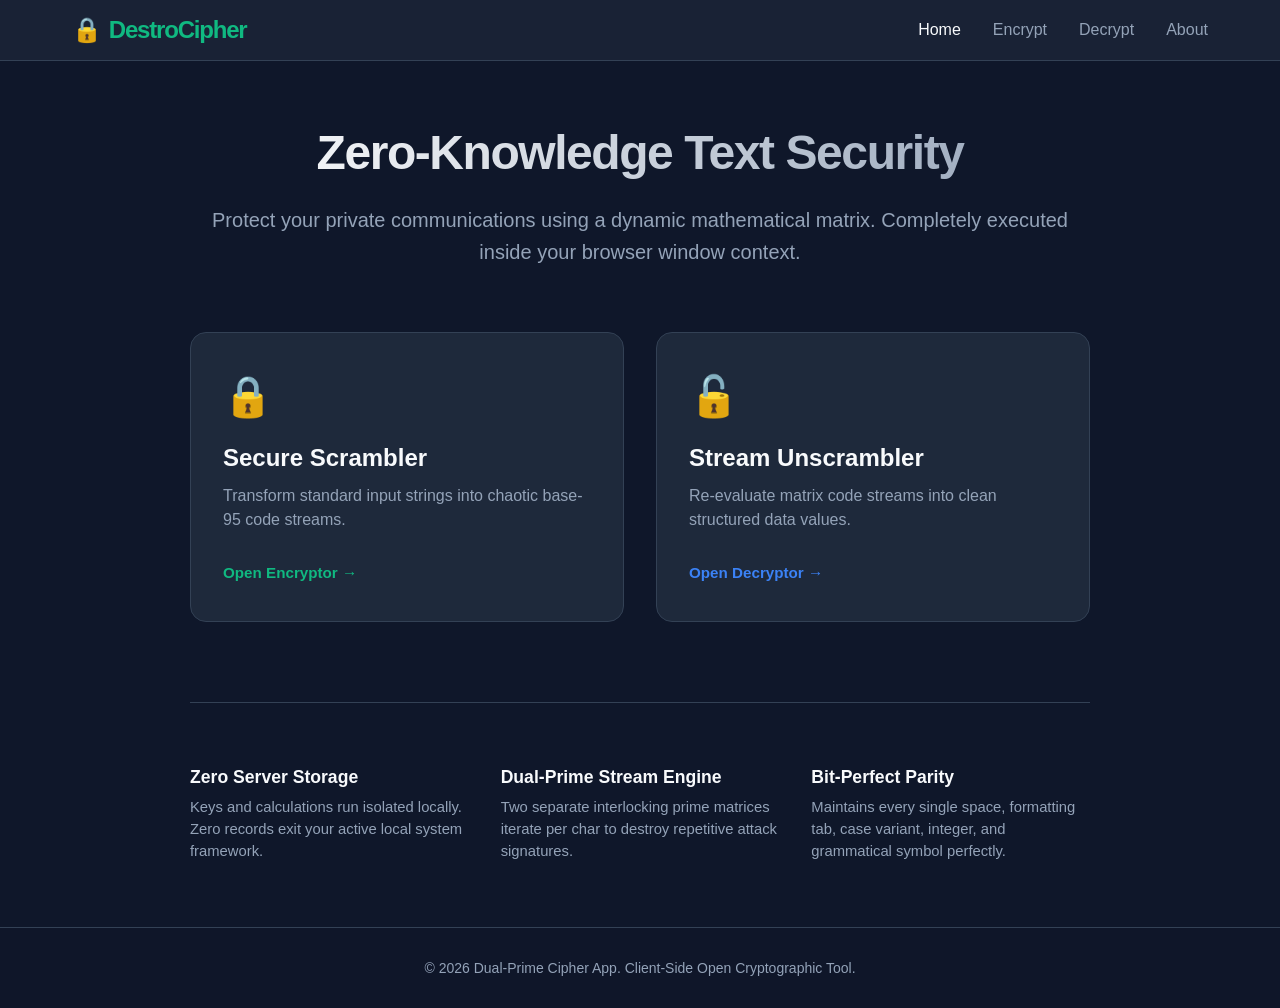
<file: index.html>
<!DOCTYPE html>
<html lang="en">
<head>
    <meta charset="UTF-8">
    <meta name="viewport" content="width=device-width, initial-scale=1.0">
    <title>DestroCipher | Dual-Prime Cipher Engine | Home</title>
    <link rel="stylesheet" href="all.css">
    <link rel="stylesheet" href="index.css">
    <link rel="icon" type="image/png" href="p.png">
</head>
<body>

    <nav class="navbar">
        <div class="nav-container">
            <a href="index.html" class="nav-logo">🔒 <span>DestroCipher</span></a>
            <ul class="nav-links">
                <li><a href="index.html" class="active">Home</a></li>
                <li><a href="encrypt.html">Encrypt</a></li>
                <li><a href="decrypt.html">Decrypt</a></li>
                <li><a href="about.html">About</a></li>
            </ul>
        </div>
    </nav>

    <main class="hero-section">
        <div class="hero-content">
            <h1 class="hero-title">Zero-Knowledge Text Security</h1>
            <p class="hero-subtitle">Protect your private communications using a dynamic mathematical matrix. Completely executed inside your browser window context.</p>
            
            <div class="portal-grid">
                <a href="encrypt.html" class="portal-card encrypt-portal">
                    <div class="portal-icon">🔒</div>
                    <h3>Secure Scrambler</h3>
                    <p>Transform standard input strings into chaotic base-95 code streams.</p>
                    <span class="portal-btn">Open Encryptor →</span>
                </a>

                <a href="decrypt.html" class="portal-card decrypt-portal">
                    <div class="portal-icon">🔓</div>
                    <h3>Stream Unscrambler</h3>
                    <p>Re-evaluate matrix code streams into clean structured data values.</p>
                    <span class="portal-btn">Open Decryptor →</span>
                </a>
            </div>

            <section class="info-grid">
                <div class="info-card">
                    <h4>Zero Server Storage</h4>
                    <p>Keys and calculations run isolated locally. Zero records exit your active local system framework.</p>
                </div>
                <div class="info-card">
                    <h4>Dual-Prime Stream Engine</h4>
                    <p>Two separate interlocking prime matrices iterate per char to destroy repetitive attack signatures.</p>
                </div>
                <div class="info-card">
                    <h4>Bit-Perfect Parity</h4>
                    <p>Maintains every single space, formatting tab, case variant, integer, and grammatical symbol perfectly.</p>
                </div>
            </section>
        </div>
    </main>

    <footer>
        <p>&copy; 2026 Dual-Prime Cipher App. Client-Side Open Cryptographic Tool.</p>
    </footer>

    <script src="index.js"></script>
</body>
</html>
</file>
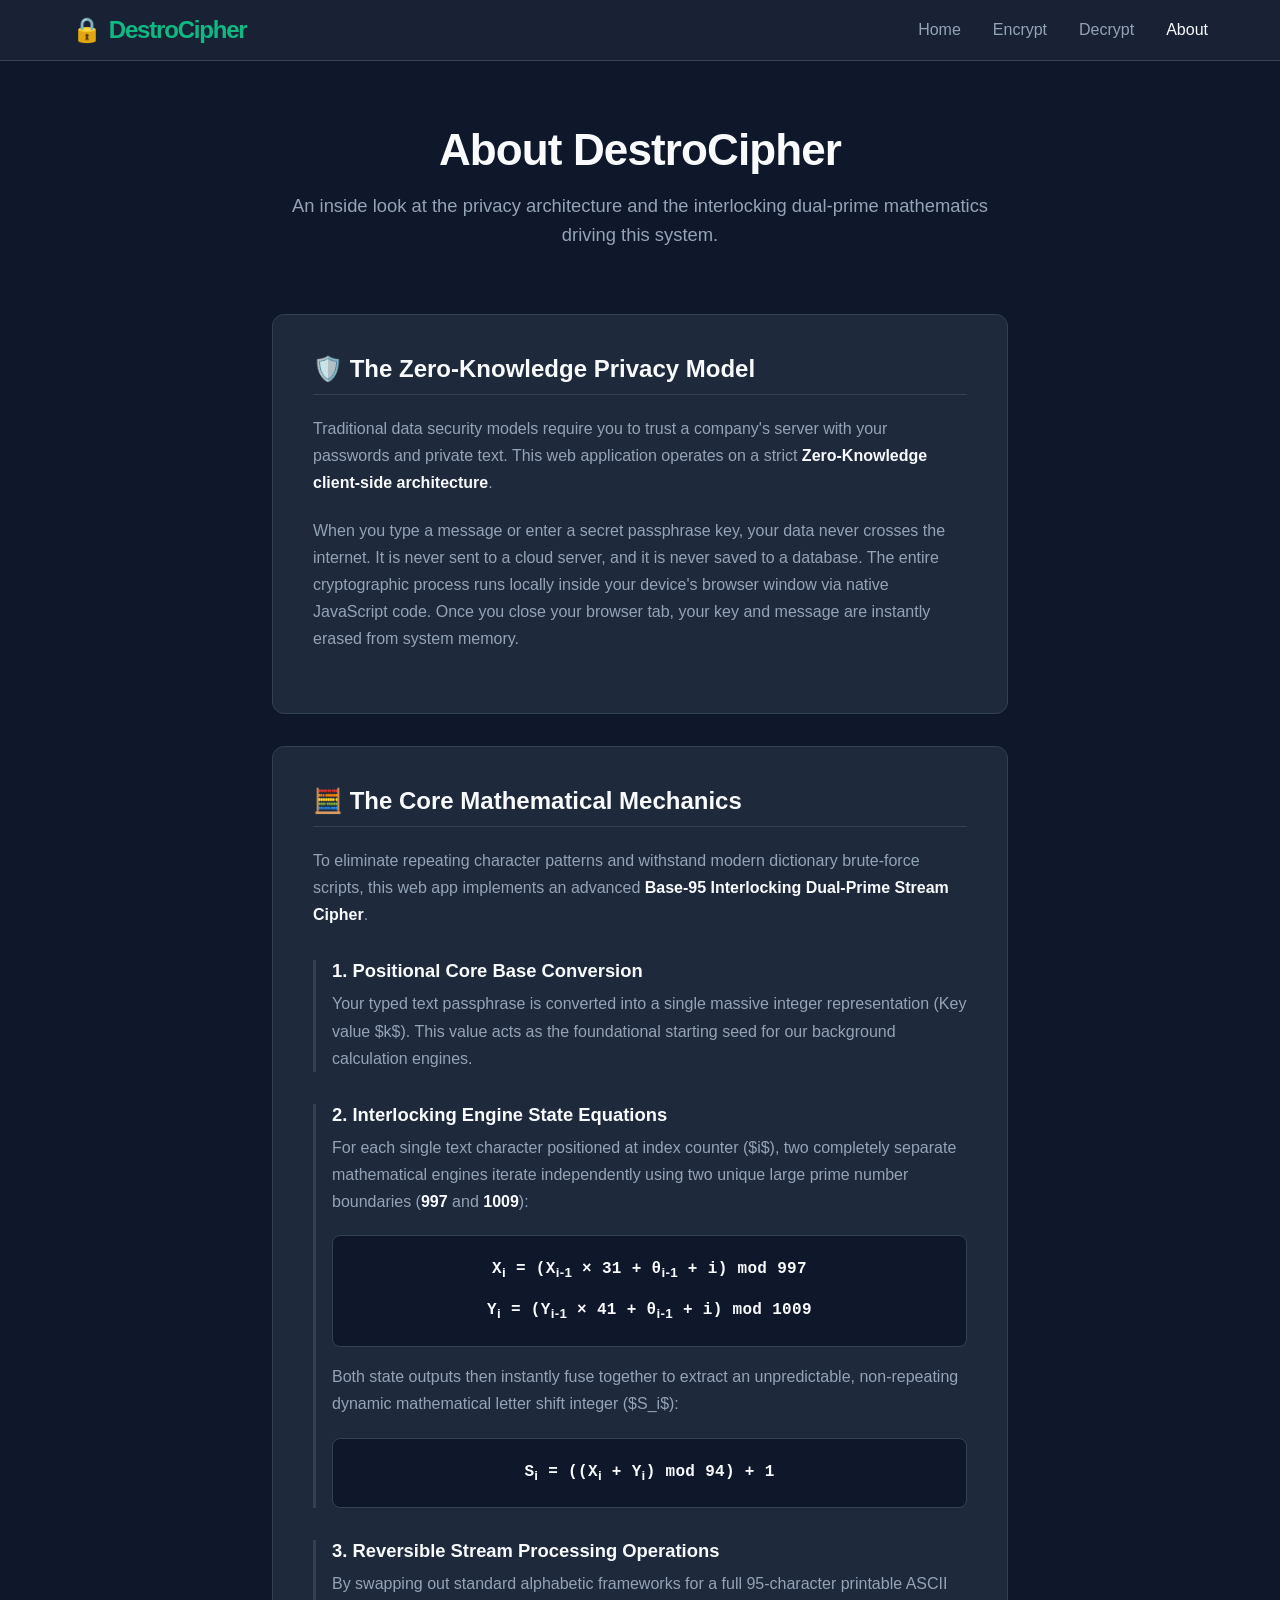
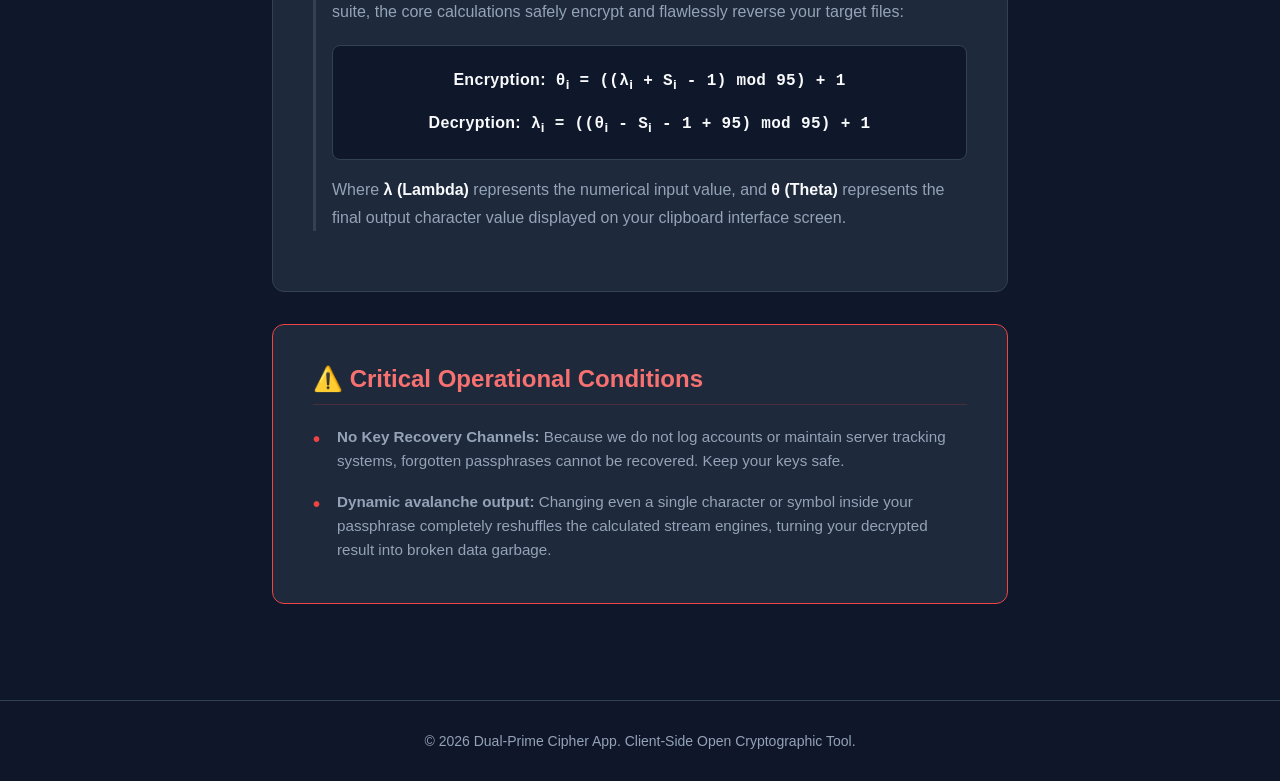
<file: about.html>
<!DOCTYPE html>
<html lang="en">
<head>
    <meta charset="UTF-8">
    <meta name="viewport" content="width=device-width, initial-scale=1.0">
    <title>DestroCipher | Dual-Prime Cipher Engine | About the Math</title>
    <link rel="stylesheet" href="all.css">
    <link rel="stylesheet" href="about.css">
    <link rel="icon" type="image/png" href="p.png">
</head>
<body>

    <nav class="navbar">
        <div class="nav-container">
            <a href="index.html" class="nav-logo">🔒 <span>DestroCipher</span></a>
            <ul class="nav-links">
                <li><a href="index.html">Home</a></li>
                <li><a href="encrypt.html">Encrypt</a></li>
                <li><a href="decrypt.html">Decrypt</a></li>
                <li><a href="about.html" class="active">About</a></li>
            </ul>
        </div>
    </nav>

    <main class="about-container">
        <header class="about-header">
            <h1>About DestroCipher</h1>
            <p class="lead">An inside look at the privacy architecture and the interlocking dual-prime mathematics driving this system.</p>
        </header>

        <section class="doc-section">
            <h2>🛡️ The Zero-Knowledge Privacy Model</h2>
            <p>Traditional data security models require you to trust a company's server with your passwords and private text. This web application operates on a strict <strong>Zero-Knowledge client-side architecture</strong>.</p>
            <p>When you type a message or enter a secret passphrase key, your data never crosses the internet. It is never sent to a cloud server, and it is never saved to a database. The entire cryptographic process runs locally inside your device's browser window via native JavaScript code. Once you close your browser tab, your key and message are instantly erased from system memory.</p>
        </section>

        <section class="doc-section math-section">
            <h2>🧮 The Core Mathematical Mechanics</h2>
            <p>To eliminate repeating character patterns and withstand modern dictionary brute-force scripts, this web app implements an advanced <strong>Base-95 Interlocking Dual-Prime Stream Cipher</strong>.</p>
            
            <div class="spec-block">
                <h3>1. Positional Core Base Conversion</h3>
                <p>Your typed text passphrase is converted into a single massive integer representation (Key value $k$). This value acts as the foundational starting seed for our background calculation engines.</p>
            </div>

            <div class="spec-block">
                <h3>2. Interlocking Engine State Equations</h3>
                <p>For each single text character positioned at index counter ($i$), two completely separate mathematical engines iterate independently using two unique large prime number boundaries (<strong>997</strong> and <strong>1009</strong>):</p>
                
                <div class="formula-box">
                    <p class="math-eq">X<sub>i</sub> = (X<sub>i-1</sub> × 31 + θ<sub>i-1</sub> + i) mod 997</p>
                    <p class="math-eq">Y<sub>i</sub> = (Y<sub>i-1</sub> × 41 + θ<sub>i-1</sub> + i) mod 1009</p>
                </div>
                
                <p>Both state outputs then instantly fuse together to extract an unpredictable, non-repeating dynamic mathematical letter shift integer ($S_i$):</p>
                <div class="formula-box">
                    <p class="math-eq">S<sub>i</sub> = ((X<sub>i</sub> + Y<sub>i</sub>) mod 94) + 1</p>
                </div>
            </div>

            <div class="spec-block">
                <h3>3. Reversible Stream Processing Operations</h3>
                <p>By swapping out standard alphabetic frameworks for a full 95-character printable ASCII suite, the core calculations safely encrypt and flawlessly reverse your target files:</p>
                
                <div class="formula-box">
                    <p class="math-eq"><strong>Encryption:</strong> θ<sub>i</sub> = ((λ<sub>i</sub> + S<sub>i</sub> - 1) mod 95) + 1</p>
                    <p class="math-eq"><strong>Decryption:</strong> λ<sub>i</sub> = ((θ<sub>i</sub> - S<sub>i</sub> - 1 + 95) mod 95) + 1</p>
                </div>
                
                <p>Where <strong>λ (Lambda)</strong> represents the numerical input value, and <strong>θ (Theta)</strong> represents the final output character value displayed on your clipboard interface screen.</p>
            </div>
        </section>

        <section class="doc-section warning-box">
            <h2>⚠️ Critical Operational Conditions</h2>
            <ul>
                <li><strong>No Key Recovery Channels:</strong> Because we do not log accounts or maintain server tracking systems, forgotten passphrases cannot be recovered. Keep your keys safe.</li>
                <li><strong>Dynamic avalanche output:</strong> Changing even a single character or symbol inside your passphrase completely reshuffles the calculated stream engines, turning your decrypted result into broken data garbage.</li>
            </ul>
        </section>
    </main>

    <footer>
        <p>&copy; 2026 Dual-Prime Cipher App. Client-Side Open Cryptographic Tool.</p>
    </footer>

    <script src="about.js"></script>
</body>
</html>
</file>
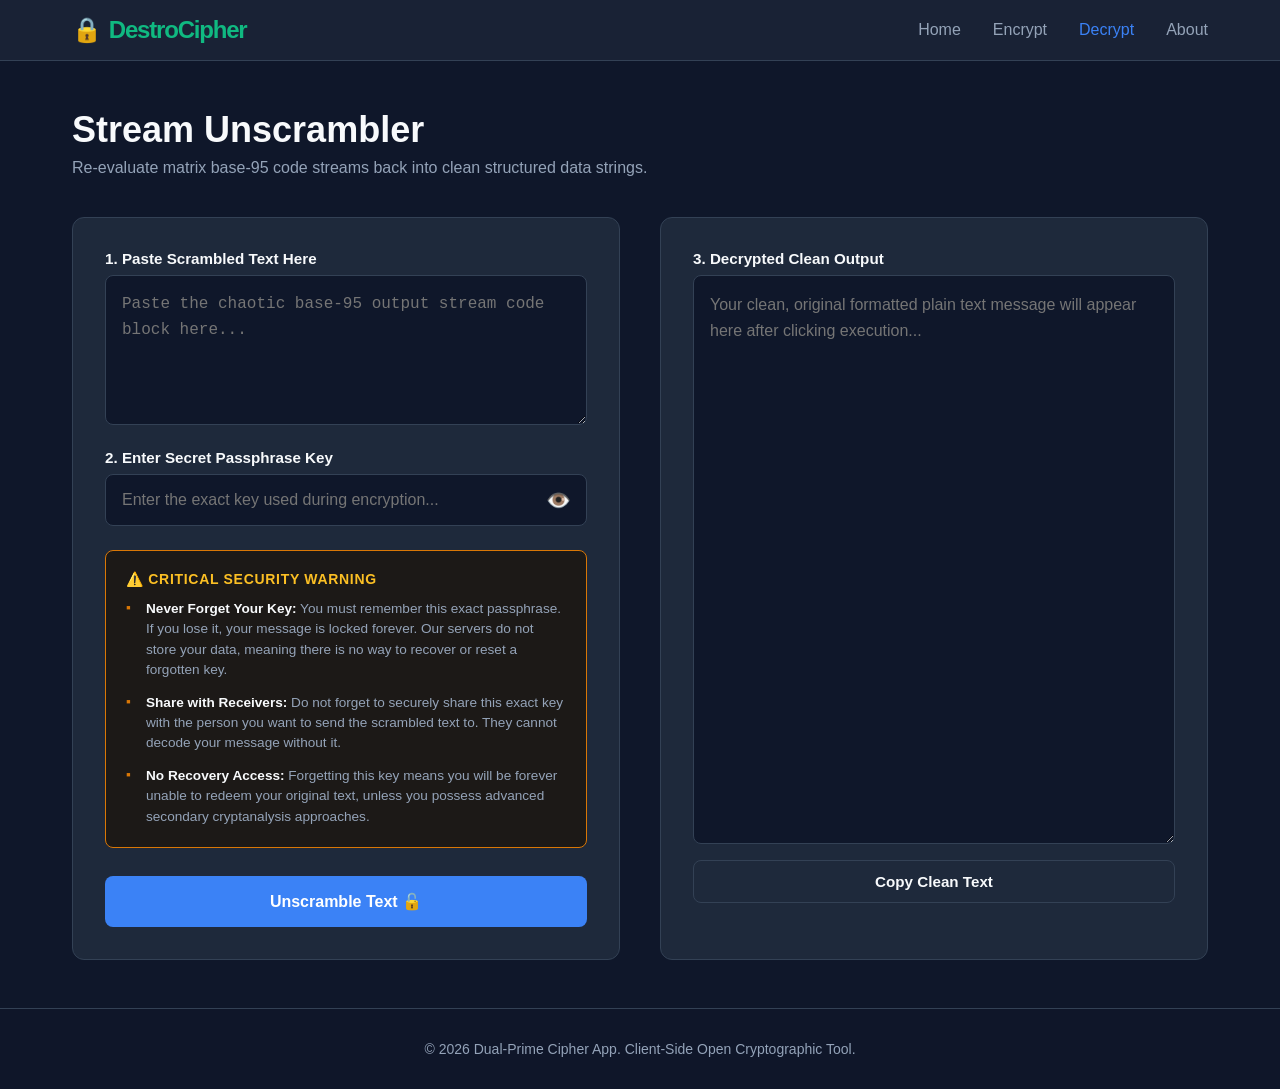
<file: decrypt.html>
<!DOCTYPE html>
<html lang="en">
<head>
    <meta charset="UTF-8">
    <meta name="viewport" content="width=device-width, initial-scale=1.0">
    <title>DestroCipher | Dual-Prime Cipher Engine | Decrypt</title>
    <link rel="stylesheet" href="all.css">
    <link rel="stylesheet" href="decrypt.css">
    <link rel="icon" type="image/png" href="p.png">
</head>
<body>

    <nav class="navbar">
        <div class="nav-container">
            <a href="index.html" class="nav-logo">🔒 <span>DestroCipher</span></a>
            <ul class="nav-links">
                <li><a href="index.html">Home</a></li>
                <li><a href="encrypt.html">Encrypt</a></li>
                <li><a href="decrypt.html" class="active active-decrypt">Decrypt</a></li>
                <li><a href="about.html">About</a></li>
            </ul>
        </div>
    </nav>

    <main class="tool-container">
        <header class="tool-header">
            <h1>Stream Unscrambler</h1>
            <p>Re-evaluate matrix base-95 code streams back into clean structured data strings.</p>
        </header>

        <div class="workspace-grid">
            <div class="input-panel">
                
                <div class="input-group">
                    <label for="cipherInput">1. Paste Scrambled Text Here</label>
                    <textarea id="cipherInput" placeholder="Paste the chaotic base-95 output stream code block here..."></textarea>
                </div>

                <div class="input-group">
                    <label for="secretKey">2. Enter Secret Passphrase Key</label>
                    <div class="key-input-wrapper">
                        <input type="password" id="secretKey" placeholder="Enter the exact key used during encryption...">
                        <button type="button" id="toggleKeyBtn" title="Toggle Key Visibility">👁️</button>
                    </div>
                </div>

                <div class="security-warning-box">
                    <div class="warning-title">⚠️ CRITICAL SECURITY WARNING</div>
                    <ul class="warning-list">
                        <li><strong>Never Forget Your Key:</strong> You must remember this exact passphrase. If you lose it, your message is locked forever. Our servers do not store your data, meaning there is no way to recover or reset a forgotten key.</li>
                        <li><strong>Share with Receivers:</strong> Do not forget to securely share this exact key with the person you want to send the scrambled text to. They cannot decode your message without it.</li>
                        <li><strong>No Recovery Access:</strong> Forgetting this key means you will be forever unable to redeem your original text, unless you possess advanced secondary cryptanalysis approaches.</li>
                    </ul>
                </div>

                <button type="button" id="decryptBtn" class="action-btn-decrypt">Unscramble Text 🔓</button>

            </div>

            <div class="output-panel">
                <div class="input-group full-height">
                    <label for="plainOutput">3. Decrypted Clean Output</label>
                    <div class="output-wrapper">
                        <textarea id="plainOutput" readonly placeholder="Your clean, original formatted plain text message will appear here after clicking execution..."></textarea>
                        <button type="button" id="copyBtn" class="copy-action-btn">Copy Clean Text</button>
                    </div>
                </div>
            </div>
        </div>
    </main>

    <footer>
        <p>&copy; 2026 Dual-Prime Cipher App. Client-Side Open Cryptographic Tool.</p>
    </footer>
    
    <script src="engine.js"></script>
    <script src="decrypt.js"></script>
</body>
</html>
</file>
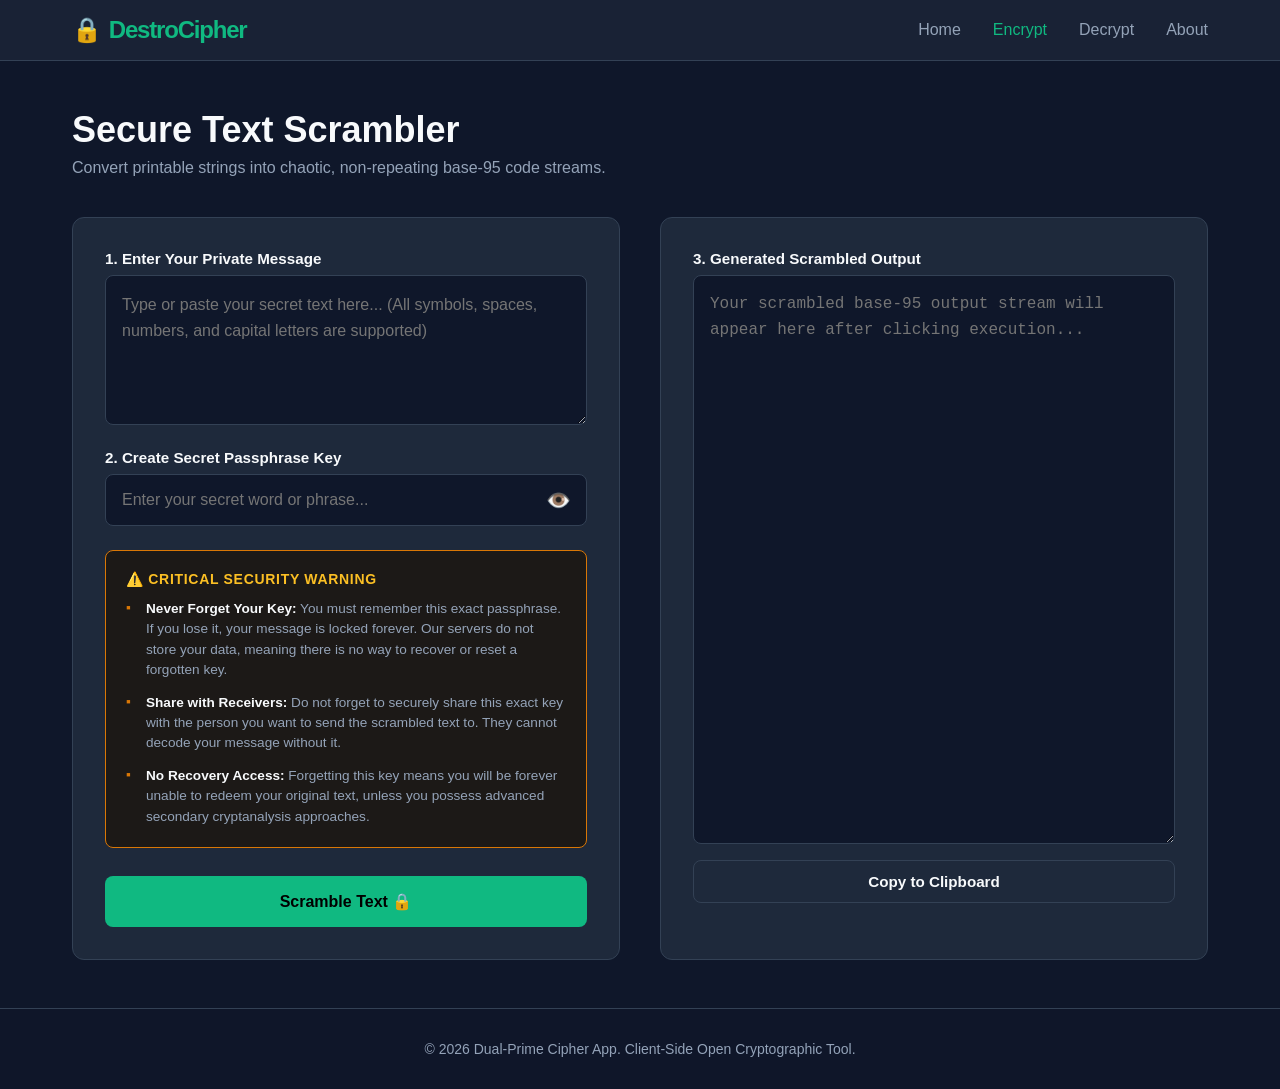
<file: encrypt.html>
<!DOCTYPE html>
<html lang="en">
<head>
    <meta charset="UTF-8">
    <meta name="viewport" content="width=device-width, initial-scale=1.0">
    <title>DestroCipher | Dual-Prime Cipher Engine | Encrypt</title>
    <link rel="stylesheet" href="all.css">
    <link rel="stylesheet" href="encrypt.css">
    <link rel="icon" type="image/png" href="p.png">
</head>
<body>

    <nav class="navbar">
        <div class="nav-container">
            <a href="index.html" class="nav-logo">🔒 <span>DestroCipher</span></a>
            <ul class="nav-links">
                <li><a href="index.html">Home</a></li>
                <li><a href="encrypt.html" class="active active-encrypt">Encrypt</a></li>
                <li><a href="decrypt.html">Decrypt</a></li>
                <li><a href="about.html">About</a></li>
            </ul>
        </div>
    </nav>

    <main class="tool-container">
        <header class="tool-header">
            <h1>Secure Text Scrambler</h1>
            <p>Convert printable strings into chaotic, non-repeating base-95 code streams.</p>
        </header>

        <div class="workspace-grid">
            <div class="input-panel">
                
                <div class="input-group">
                    <label for="plainText">1. Enter Your Private Message</label>
                    <textarea id="plainText" placeholder="Type or paste your secret text here... (All symbols, spaces, numbers, and capital letters are supported)"></textarea>
                </div>

                <div class="input-group">
                    <label for="secretKey">2. Create Secret Passphrase Key</label>
                    <div class="key-input-wrapper">
                        <input type="password" id="secretKey" placeholder="Enter your secret word or phrase...">
                        <button type="button" id="toggleKeyBtn" title="Toggle Key Visibility">👁️</button>
                    </div>
                </div>

                <div class="security-warning-box">
                    <div class="warning-title">⚠️ CRITICAL SECURITY WARNING</div>
                    <ul class="warning-list">
                        <li><strong>Never Forget Your Key:</strong> You must remember this exact passphrase. If you lose it, your message is locked forever. Our servers do not store your data, meaning there is no way to recover or reset a forgotten key.</li>
                        <li><strong>Share with Receivers:</strong> Do not forget to securely share this exact key with the person you want to send the scrambled text to. They cannot decode your message without it.</li>
                        <li><strong>No Recovery Access:</strong> Forgetting this key means you will be forever unable to redeem your original text, unless you possess advanced secondary cryptanalysis approaches.</li>
                    </ul>
                </div>

                <button type="button" id="encryptBtn" class="action-btn-encrypt">Scramble Text 🔒</button>

            </div>

            <div class="output-panel">
                <div class="input-group full-height">
                    <label for="cipherText">3. Generated Scrambled Output</label>
                    <div class="output-wrapper">
                        <textarea id="cipherText" readonly placeholder="Your scrambled base-95 output stream will appear here after clicking execution..."></textarea>
                        <button type="button" id="copyBtn" class="copy-action-btn">Copy to Clipboard</button>
                    </div>
                </div>
            </div>
        </div>
    </main>

    <footer>
        <p>&copy; 2026 Dual-Prime Cipher App. Client-Side Open Cryptographic Tool.</p>
    </footer>

    <script src="engine.js"></script>
    <script src="encrypt.js"></script>
</body>
</html>
</file>
<file: all.css>
* {
    margin: 0;
    padding: 0;
    box-sizing: border-box;
    font-family: 'Segoe UI', Tahoma, Geneva, Verdana, sans-serif;
}

:root {
    --bg-dark: #0f172a;
    --bg-card: #1e293b;
    --text-main: #f8fafc;
    --text-muted: #94a3b8;
    --accent-encrypt: #10b981;
    --accent-decrypt: #3b82f6;
    --border-color: #334155;
    --transition-speed: 0.3s;
}

body {
    background-color: var(--bg-dark);
    color: var(--text-main);
    min-height: 100vh;
    display: flex;
    flex-direction: column;
    overflow-x: hidden;
}

.navbar {
    background-color: rgba(30, 41, 59, 0.7);
    backdrop-filter: blur(12px);
    -webkit-backdrop-filter: blur(12px);
    border-bottom: 1px solid var(--border-color);
    position: sticky;
    top: 0;
    z-index: 1000;
}

.nav-container {
    max-width: 1200px;
    margin: 0 auto;
    padding: 1rem 2rem;
    display: flex;
    justify-content: space-between;
    align-items: center;
}

.nav-logo {
    font-size: 1.5rem;
    font-weight: 700;
    letter-spacing: -0.05em;
    color: var(--text-main);
    text-decoration: none;
    display: flex;
    align-items: center;
    gap: 0.5rem;
}

.nav-logo span {
    color: var(--accent-encrypt);
}

.nav-links {
    display: flex;
    gap: 2rem;
    list-style: none;
}

.nav-links a {
    color: var(--text-muted);
    text-decoration: none;
    font-size: 1rem;
    font-weight: 500;
    transition: color var(--transition-speed) ease;
}

.nav-links a:hover,
.nav-links a.active {
    color: var(--text-main);
}

.nav-links a.active-encrypt {
    color: var(--accent-encrypt);
}

.nav-links a.active-decrypt {
    color: var(--accent-decrypt);
}

footer {
    margin-top: auto;
    padding: 2rem;
    text-align: center;
    border-top: 1px solid var(--border-color);
    background-color: rgba(15, 23, 42, 0.6);
}

footer p {
    font-size: 0.875rem;
    color: var(--text-muted);
}

body {
    animation: fadeInPage 0.6s ease-out forwards;
}

@keyframes fadeInPage {
    from {
        opacity: 0;
        transform: translateY(8px);
    }
    to {
        opacity: 1;
        transform: translateY(0);
    }
}
</file>
<file: index.css>
.hero-section {
    max-width: 1200px;
    margin: 0 auto;
    padding: 4rem 2rem;
    width: 100%;
}

.hero-content {
    text-align: center;
    max-width: 900px;
    margin: 0 auto;
}

.hero-title {
    font-size: 3rem;
    font-weight: 800;
    letter-spacing: -0.03em;
    margin-bottom: 1.5rem;
    background: linear-gradient(to right, #ffffff, var(--text-muted));
    -webkit-background-clip: text;
    -webkit-text-fill-color: transparent;
}

.hero-subtitle {
    font-size: 1.25rem;
    color: var(--text-muted);
    line-height: 1.6;
    margin-bottom: 4rem;
}

.portal-grid {
    display: grid;
    grid-template-columns: repeat(auto-fit, minmax(320px, 1fr));
    gap: 2rem;
    margin-bottom: 5rem;
}

.portal-card {
    background-color: var(--bg-card);
    border: 1px solid var(--border-color);
    border-radius: 1rem;
    padding: 2.5rem 2rem;
    text-align: left;
    text-decoration: none;
    color: var(--text-main);
    transition: transform 0.2s ease, border-color var(--transition-speed) ease;
    display: flex;
    flex-direction: column;
}

.portal-card:hover {
    transform: translateY(-4px);
}

.encrypt-portal:hover {
    border-color: var(--accent-encrypt);
}

.decrypt-portal:hover {
    border-color: var(--accent-decrypt);
}

.portal-icon {
    font-size: 2.5rem;
    margin-bottom: 1.5rem;
}

.portal-card h3 {
    font-size: 1.5rem;
    font-weight: 700;
    margin-bottom: 0.75rem;
}

.portal-card p {
    color: var(--text-muted);
    font-size: 1rem;
    line-height: 1.5;
    margin-bottom: 2rem;
    flex-grow: 1;
}

.portal-btn {
    font-size: 0.95rem;
    font-weight: 600;
    transition: color var(--transition-speed) ease;
}

.encrypt-portal .portal-btn { color: var(--accent-encrypt); }
.decrypt-portal .portal-btn { color: var(--accent-decrypt); }

.info-grid {
    display: grid;
    grid-template-columns: repeat(auto-fit, minmax(260px, 1fr));
    gap: 2rem;
    text-align: left;
    border-top: 1px solid var(--border-color);
    padding-top: 4rem;
}

.info-card h4 {
    font-size: 1.1rem;
    font-weight: 600;
    margin-bottom: 0.5rem;
    color: var(--text-main);
}

.info-card p {
    font-size: 0.925rem;
    color: var(--text-muted);
    line-height: 1.5;
}

@media (max-width: 640px) {
    .hero-title { font-size: 2.25rem; }
    .hero-subtitle { font-size: 1.1rem; margin-bottom: 2.5rem; }
    .portal-grid { gap: 1rem; margin-bottom: 3rem; }
    .info-grid { padding-top: 2.5rem; }
}
</file>
<file: about.css>
.about-container {
    max-width: 800px;
    margin: 0 auto;
    padding: 4rem 2rem;
    width: 100%;
}

.about-header {
    text-align: center;
    margin-bottom: 4rem;
}

.about-header h1 {
    font-size: 2.75rem;
    font-weight: 800;
    letter-spacing: -0.02em;
    margin-bottom: 1rem;
}

.lead {
    font-size: 1.15rem;
    color: var(--text-muted);
    line-height: 1.6;
}

.doc-section {
    background-color: var(--bg-card);
    border: 1px solid var(--border-color);
    border-radius: 0.75rem;
    padding: 2.5rem;
    margin-bottom: 2rem;
}

.doc-section h2 {
    font-size: 1.5rem;
    font-weight: 700;
    margin-bottom: 1.25rem;
    color: var(--text-main);
    border-bottom: 1px solid var(--border-color);
    padding-bottom: 0.7rem;
}

.doc-section p {
    color: var(--text-muted);
    font-size: 1rem;
    line-height: 1.7;
    margin-bottom: 1.25rem;
}

.doc-section p strong {
    color: var(--text-main);
}

.spec-block {
    margin-top: 2rem;
    padding-left: 1rem;
    border-left: 3px solid var(--border-color);
}

.spec-block h3 {
    font-size: 1.15rem;
    font-weight: 600;
    margin-bottom: 0.5rem;
    color: var(--text-main);
}

.formula-box {
    background-color: var(--bg-dark);
    border: 1px solid var(--border-color);
    border-radius: 0.5rem;
    padding: 1.25rem;
    margin: 1rem 0;
    text-align: center;
}

.math-eq {
    font-family: 'Courier New', Courier, monospace;
    font-size: 1.1rem;
    font-weight: 600;
    color: var(--text-main) !important;
    margin-bottom: 0 !important;
    letter-spacing: 0.02em;
}

.math-eq:not(:last-child) {
    margin-bottom: 0.75rem !important;
}

.warning-box {
    border-color: #ef4444;
}

.warning-box h2 {
    color: #f87171;
    border-bottom-color: rgba(239, 68, 68, 0.2);
}

.warning-box ul {
    list-style-type: none;
}

.warning-box li {
    color: var(--text-muted);
    font-size: 0.95rem;
    line-height: 1.6;
    position: relative;
    padding-left: 1.5rem;
}

.warning-box li:not(:last-child) {
    margin-bottom: 1rem;
}

.warning-box li::before {
    content: "•";
    color: #ef4444;
    font-weight: bold;
    font-size: 1.25rem;
    position: absolute;
    left: 0;
    top: -2px;
}

@media (max-width: 640px) {
    .about-container { padding: 2.5rem 1rem; }
    .about-header { margin-bottom: 2.5rem; }
    .about-header h1 { font-size: 2rem; }
    .doc-section { padding: 1.5rem; }
    .math-eq { font-size: 0.95rem; }
}
</file>
<file: decrypt.css>
.tool-container {
    max-width: 1200px;
    margin: 0 auto;
    padding: 3rem 2rem;
    width: 100%;
}

.tool-header {
    margin-bottom: 2.5rem;
    text-align: left;
}

.tool-header h1 {
    font-size: 2.25rem;
    font-weight: 800;
    margin-bottom: 0.5rem;
    color: var(--text-main);
}

.tool-header p {
    color: var(--text-muted);
    font-size: 1rem;
}

.workspace-grid {
    display: flex;
    gap: 2.5rem;
    align-items: stretch;
}

.input-panel, .output-panel {
    flex: 1;
    background-color: var(--bg-card);
    border: 1px solid var(--border-color);
    border-radius: 0.75rem;
    padding: 2rem;
    display: flex;
    flex-direction: column;
}

.input-group {
    margin-bottom: 1.5rem;
    display: flex;
    flex-direction: column;
    gap: 0.5rem;
}

.input-group.full-height {
    flex-grow: 1;
}

.input-group label {
    font-size: 0.95rem;
    font-weight: 600;
    color: var(--text-main);
}

textarea, input[type="password"], input[type="text"] {
    background-color: var(--bg-dark);
    border: 1px solid var(--border-color);
    color: var(--text-main);
    border-radius: 0.5rem;
    padding: 1rem;
    font-size: 1rem;
    outline: none;
    transition: border-color var(--transition-speed) ease, box-shadow var(--transition-speed) ease;
}

textarea {
    resize: vertical;
    min-height: 150px;
    line-height: 1.6;
}

.input-panel textarea {
    font-family: 'Courier New', Courier, monospace;
}

.output-panel textarea {
    flex-grow: 1;
    min-height: 350px;
}

textarea:focus, input:focus {
    border-color: var(--accent-decrypt);
    box-shadow: 0 0 0 2px rgba(59, 130, 246, 0.1);
}

.key-input-wrapper {
    position: relative;
    display: flex;
}

.key-input-wrapper input {
    width: 100%;
    padding-right: 3.5rem;
}

#toggleKeyBtn {
    position: absolute;
    right: 0.5rem;
    top: 50%;
    transform: translateY(-50%);
    background: none;
    border: none;
    color: var(--text-muted);
    font-size: 1.25rem;
    cursor: pointer;
    padding: 0.5rem;
    transition: color var(--transition-speed) ease;
}

#toggleKeyBtn:hover {
    color: var(--text-main);
}

.security-warning-box {
    background-color: #1c1917;
    border: 1px solid #d97706;
    border-radius: 0.5rem;
    padding: 1.25rem;
    margin-bottom: 1.75rem;
    transition: box-shadow var(--transition-speed) ease;
}

.security-warning-box.active-glow {
    box-shadow: 0 0 12px rgba(217, 119, 6, 0.25);
}

.warning-title {
    color: #fbbf24;
    font-size: 0.875rem;
    font-weight: 700;
    letter-spacing: 0.05em;
    margin-bottom: 0.75rem;
}

.warning-list {
    list-style-type: none;
}

.warning-list li {
    font-size: 0.85rem;
    color: var(--text-muted);
    line-height: 1.5;
    position: relative;
    padding-left: 1.25rem;
}

.warning-list li:not(:last-child) {
    margin-bottom: 0.75rem;
}

.warning-list li::before {
    content: "▪";
    color: #d97706;
    position: absolute;
    left: 0;
    top: -1px;
}

.warning-list li strong {
    color: var(--text-main);
}

.action-btn-decrypt {
    background-color: var(--accent-decrypt);
    color: #ffffff;
    font-size: 1rem;
    font-weight: 700;
    padding: 1rem;
    border: none;
    border-radius: 0.5rem;
    cursor: pointer;
    transition: opacity var(--transition-speed) ease, transform 0.1s ease;
    width: 100%;
}

.action-btn-decrypt:hover {
    opacity: 0.9;
}

.action-btn-decrypt:active {
    transform: scale(0.99);
}

.output-wrapper {
    display: flex;
    flex-direction: column;
    gap: 1rem;
    flex-grow: 1;
}

.copy-action-btn {
    background-color: transparent;
    border: 1px solid var(--border-color);
    color: var(--text-main);
    font-size: 0.95rem;
    font-weight: 600;
    padding: 0.75rem;
    border-radius: 0.5rem;
    cursor: pointer;
    transition: background-color var(--transition-speed) ease, border-color var(--transition-speed) ease;
}

.copy-action-btn:hover {
    background-color: rgba(255, 255, 255, 0.05);
    border-color: var(--text-muted);
}

@media (max-width: 900px) {
    .workspace-grid {
        flex-direction: column;
        gap: 1.5rem;
    }
    .tool-container {
        padding: 2rem 1rem;
    }
    .output-panel textarea {
        min-height: 200px;
    }
}
</file>
<file: encrypt.css>
.tool-container {
    max-width: 1200px;
    margin: 0 auto;
    padding: 3rem 2rem;
    width: 100%;
}

.tool-header {
    margin-bottom: 2.5rem;
    text-align: left;
}

.tool-header h1 {
    font-size: 2.25rem;
    font-weight: 800;
    margin-bottom: 0.5rem;
    color: var(--text-main);
}

.tool-header p {
    color: var(--text-muted);
    font-size: 1rem;
}

.workspace-grid {
    display: flex;
    gap: 2.5rem;
    align-items: stretch;
}

.input-panel, .output-panel {
    flex: 1;
    background-color: var(--bg-card);
    border: 1px solid var(--border-color);
    border-radius: 0.75rem;
    padding: 2rem;
    display: flex;
    flex-direction: column;
}

.input-group {
    margin-bottom: 1.5rem;
    display: flex;
    flex-direction: column;
    gap: 0.5rem;
}

.input-group.full-height {
    flex-grow: 1;
}

.input-group label {
    font-size: 0.95rem;
    font-weight: 600;
    color: var(--text-main);
}

textarea, input[type="password"], input[type="text"] {
    background-color: var(--bg-dark);
    border: 1px solid var(--border-color);
    color: var(--text-main);
    border-radius: 0.5rem;
    padding: 1rem;
    font-size: 1rem;
    outline: none;
    transition: border-color var(--transition-speed) ease, box-shadow var(--transition-speed) ease;
}

textarea {
    resize: vertical;
    min-height: 150px;
    line-height: 1.6;
}

.output-panel textarea {
    flex-grow: 1;
    min-height: 350px;
    font-family: 'Courier New', Courier, monospace;
}

textarea:focus, input:focus {
    border-color: var(--accent-encrypt);
    box-shadow: 0 0 0 2px rgba(16, 185, 129, 0.1);
}

.key-input-wrapper {
    position: relative;
    display: flex;
}

.key-input-wrapper input {
    width: 100%;
    padding-right: 3.5rem;
}

#toggleKeyBtn {
    position: absolute;
    right: 0.5rem;
    top: 50%;
    transform: translateY(-50%);
    background: none;
    border: none;
    color: var(--text-muted);
    font-size: 1.25rem;
    cursor: pointer;
    padding: 0.5rem;
    transition: color var(--transition-speed) ease;
}

#toggleKeyBtn:hover {
    color: var(--text-main);
}

.security-warning-box {
    background-color: #1c1917;
    border: 1px solid #d97706;
    border-radius: 0.5rem;
    padding: 1.25rem;
    margin-bottom: 1.75rem;
    transition: box-shadow var(--transition-speed) ease;
}

.security-warning-box.active-glow {
    box-shadow: 0 0 12px rgba(217, 119, 6, 0.25);
}

.warning-title {
    color: #fbbf24;
    font-size: 0.875rem;
    font-weight: 700;
    letter-spacing: 0.05em;
    margin-bottom: 0.75rem;
}

.warning-list {
    list-style-type: none;
}

.warning-list li {
    font-size: 0.85rem;
    color: var(--text-muted);
    line-height: 1.5;
    position: relative;
    padding-left: 1.25rem;
}

.warning-list li:not(:last-child) {
    margin-bottom: 0.75rem;
}

.warning-list li::before {
    content: "▪";
    color: #d97706;
    position: absolute;
    left: 0;
    top: -1px;
}

.warning-list li strong {
    color: var(--text-main);
}

.action-btn-encrypt {
    background-color: var(--accent-encrypt);
    color: #000000;
    font-size: 1rem;
    font-weight: 700;
    padding: 1rem;
    border: none;
    border-radius: 0.5rem;
    cursor: pointer;
    transition: opacity var(--transition-speed) ease, transform 0.1s ease;
    width: 100%;
}

.action-btn-encrypt:hover {
    opacity: 0.9;
}

.action-btn-encrypt:active {
    transform: scale(0.99);
}

.output-wrapper {
    display: flex;
    flex-direction: column;
    gap: 1rem;
    flex-grow: 1;
}

.copy-action-btn {
    background-color: transparent;
    border: 1px solid var(--border-color);
    color: var(--text-main);
    font-size: 0.95rem;
    font-weight: 600;
    padding: 0.75rem;
    border-radius: 0.5rem;
    cursor: pointer;
    transition: background-color var(--transition-speed) ease, border-color var(--transition-speed) ease;
}

.copy-action-btn:hover {
    background-color: rgba(255, 255, 255, 0.05);
    border-color: var(--text-muted);
}

@media (max-width: 900px) {
    .workspace-grid {
        flex-direction: column;
        gap: 1.5rem;
    }
    .tool-container {
        padding: 2rem 1rem;
    }
    .output-panel textarea {
        min-height: 200px;
    }
}
</file>
